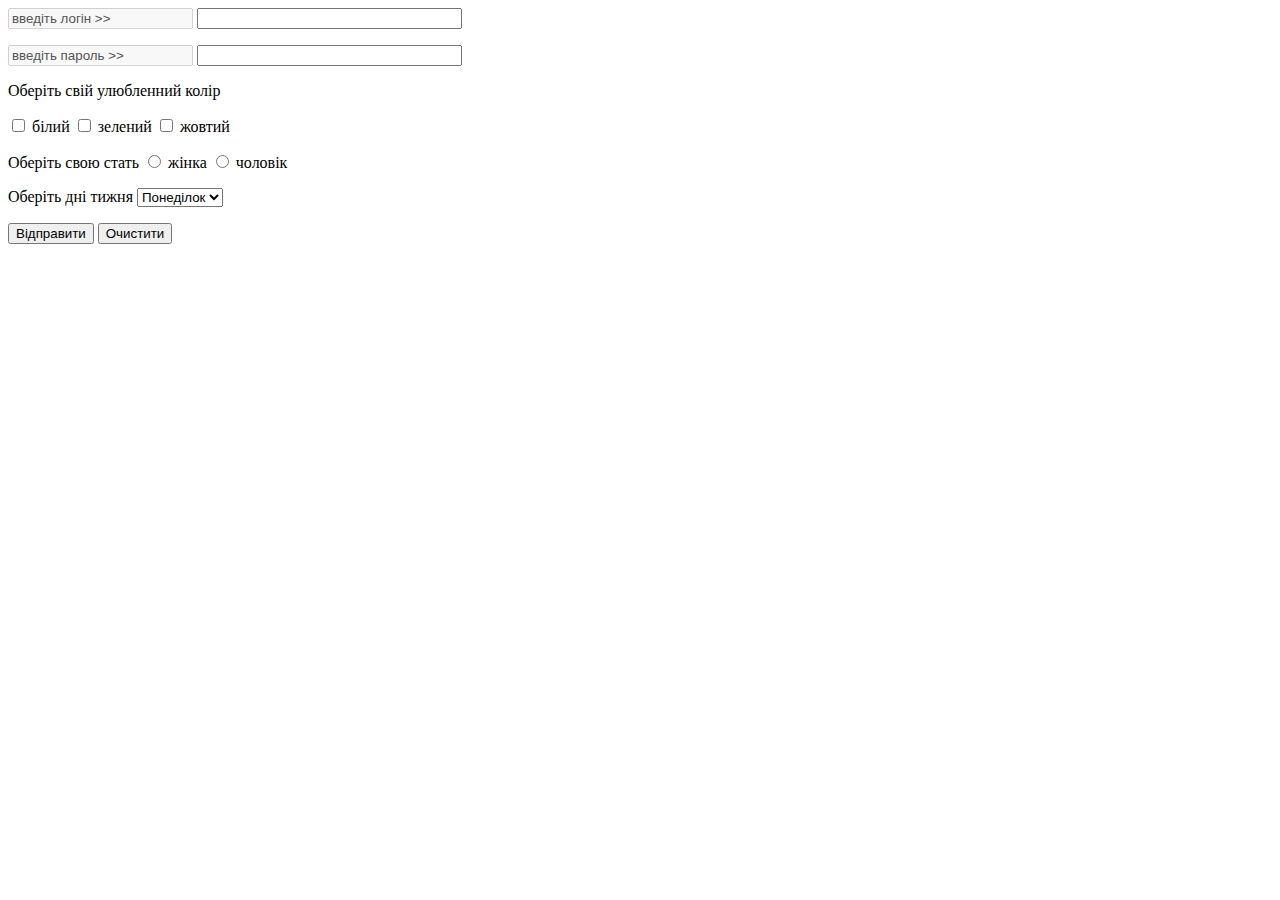
<file: form/index.html>
<!DOCTYPE html>
<html lang="en">
<head>
    <meta charset="UTF-8">
    <meta http-equiv="X-UA-Compatible" content="IE=edge">
    <meta name="viewport" content="width=device-width, initial-scale=1.0">
    <title>Form</title>
</head>
<body>
    <form>
        <input type="text" size="20" maxlength="20" value="введіть логін >>" disabled>
         <input type="text" size="30" maxlength="30" > 
        <p>  
           <input type="text" size="20" maxlength="20" value="введіть пароль >>" disabled>
           <input type="password" size="30" maxlength="30" > 
        </p>
        <p>
            Оберіть свій улюбленний колір
        </p>
        <p>
            <input type="checkbox"> білий
            <input type="checkbox"> зелений
            <input type="checkbox"> жовтий
        </p>
        <p>
            Оберіть свою стать 
            <input type="radio" name="lan"> жінка
            <input type="radio" name="lan"> чоловік
        </p>
        <p> 
            Оберіть дні тижня
            <select>
                <option>Понеділок</option>
                <option>Вівторок</option>
                <option>Середа</option>
                <option>Четвер</option>
                <option>П'ятниця</option>
                <option>Суббота</option>
                <option>Неділя</option>
            </select>
        </p>
        <p>
            <input type="submit" value="Відправити">
            <input type="reset" value="Очистити">
        </p>
    </form>
</body>
</html>
</file>
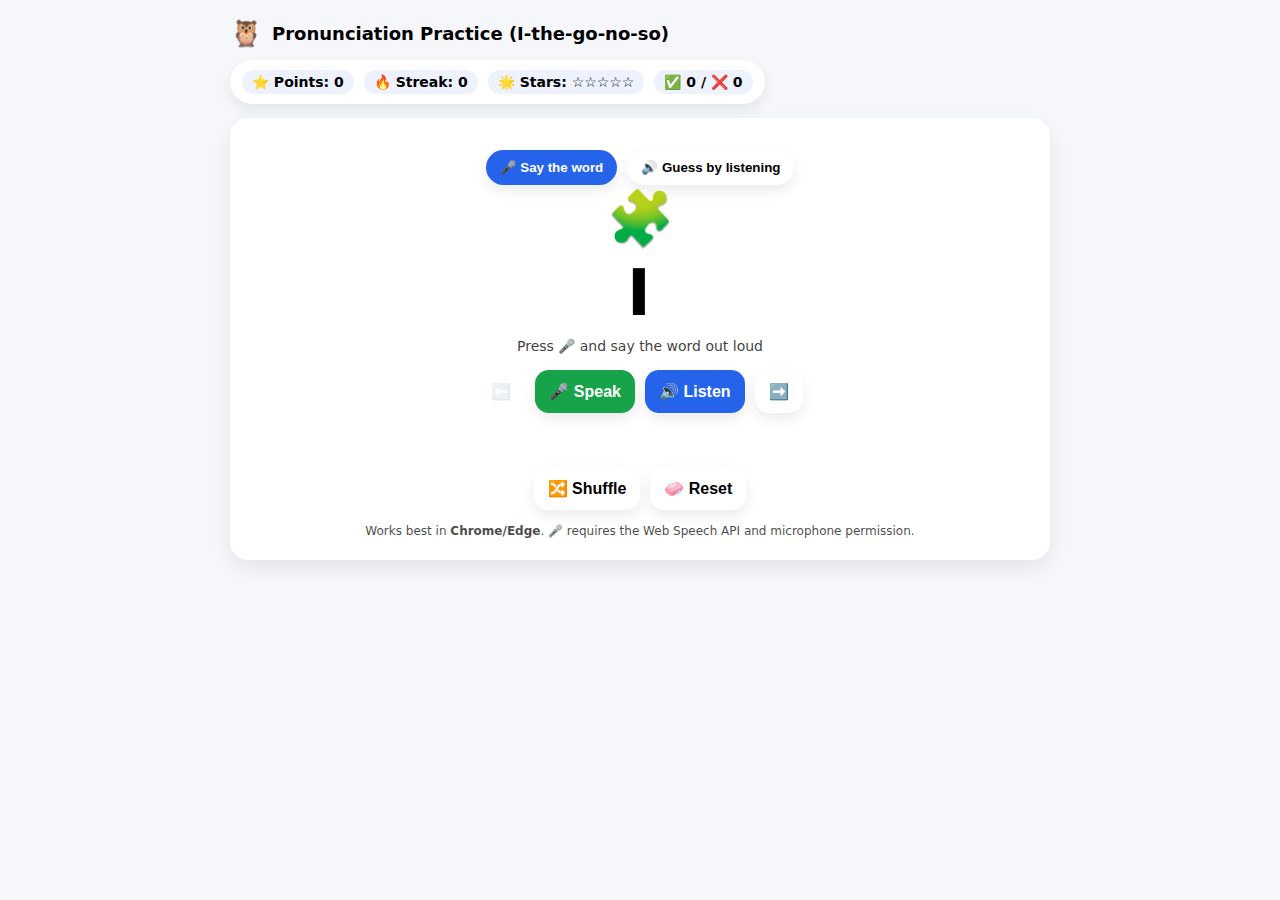
<file: I-the-go-no-so.html>
<!doctype html>
<html lang="en">
<head>
  <meta charset="utf-8" />
  <meta name="viewport" content="width=device-width, initial-scale=1" />
  <title>Duolingo-style Words (I the go no so)</title>
  <style>
    :root { font-family: system-ui, -apple-system, Segoe UI, Roboto, Arial, sans-serif; }
    body { margin: 0; background: #f6f7fb; }
    .app { max-width: 820px; margin: 0 auto; padding: 18px; }
    .top {
      display: flex; justify-content: space-between; align-items: center; gap: 12px; flex-wrap: wrap;
    }
    .title { display:flex; align-items:center; gap:10px; }
    .title h1 { font-size: 18px; margin: 0; }
    .badge {
      background: white; padding: 10px 12px; border-radius: 999px;
      box-shadow: 0 6px 14px rgba(0,0,0,.08);
      display: inline-flex; align-items: center; gap: 10px; flex-wrap: wrap;
      font-size: 14px;
    }
    .pill { background:#eef2ff; padding: 4px 10px; border-radius: 999px; font-weight: 700; }
    .card {
      margin-top: 14px;
      background: white;
      border-radius: 18px;
      padding: 22px 16px;
      box-shadow: 0 8px 20px rgba(0,0,0,.08);
      text-align: center;
    }
    .modeRow { display:flex; justify-content:center; gap:10px; flex-wrap:wrap; margin-top:10px; }
    .modeBtn {
      border:0; border-radius: 999px; padding: 10px 14px; cursor:pointer;
      box-shadow: 0 6px 14px rgba(0,0,0,.08);
      background: #ffffff; font-weight: 800;
    }
    .modeBtn.active { background:#2563eb; color:#fff; }
    .bigEmoji { font-size: 54px; margin-top: 2px; }
    .word { font-size: 64px; font-weight: 900; letter-spacing: 2px; margin-top: 6px; }
    .hint { margin-top: 8px; font-size: 14px; opacity: .75; }
    .row { display: flex; gap: 10px; flex-wrap: wrap; justify-content: center; margin-top: 16px; }
    button.action {
      border: 0; border-radius: 14px; padding: 12px 14px;
      font-size: 16px; font-weight: 800; cursor: pointer;
      box-shadow: 0 6px 14px rgba(0,0,0,.08);
      background: #ffffff;
    }
    button.primary { background: #16a34a; color: white; }
    button.blue { background: #2563eb; color: white; }
    button:disabled { opacity: .55; cursor: not-allowed; box-shadow: none; }
    .status { margin-top: 12px; font-size: 18px; font-weight: 900; min-height: 28px; }
    .small { font-size: 13px; opacity: .8; margin-top: 6px; }
    .choices {
      display: grid;
      grid-template-columns: repeat(3, minmax(0, 1fr));
      gap: 10px;
      margin-top: 16px;
    }
    @media (max-width: 560px) {
      .choices { grid-template-columns: 1fr; }
    }
    .choice {
      border: 0; border-radius: 16px; padding: 14px 12px;
      box-shadow: 0 6px 14px rgba(0,0,0,.08);
      background: #fff;
      cursor: pointer;
      font-size: 22px;
      font-weight: 900;
      letter-spacing: 1px;
    }
    .choice.good { background:#16a34a; color:#fff; }
    .choice.bad { background:#dc2626; color:#fff; }
    .footer { margin-top: 14px; text-align:center; font-size: 12px; opacity: .7; }
    .stars { font-size: 18px; letter-spacing: 2px; }
    .shake { animation: shake .28s linear 1; }
    @keyframes shake {
      0% { transform: translateX(0); }
      25% { transform: translateX(-6px); }
      50% { transform: translateX(6px); }
      75% { transform: translateX(-4px); }
      100% { transform: translateX(0); }
    }
  </style>
</head>
<body>
  <div class="app">
    <div class="top">
      <div class="title">
        <div style="font-size:26px;">🦉</div>
        <h1>Pronunciation Practice (I-the-go-no-so)</h1>
      </div>

      <div class="badge">
        <span class="pill">⭐ Points: <span id="points">0</span></span>
        <span class="pill">🔥 Streak: <span id="streak">0</span></span>
        <span class="pill">🌟 Stars: <span id="stars">☆☆☆☆☆</span></span>
        <span class="pill">✅ <span id="correct">0</span> / ❌ <span id="wrong">0</span></span>
      </div>
    </div>

    <div class="card" id="card">
      <div class="modeRow">
        <button class="modeBtn active" id="modeSay">🎤 Say the word</button>
        <button class="modeBtn" id="modeGuess">🔊 Guess by listening</button>
      </div>

      <div class="bigEmoji" id="emoji">🧩</div>
      <div class="word" id="word">he</div>
      <div class="hint" id="hint">Press 🎤 and say the word out loud</div>

      <div class="row" id="sayControls">
        <button class="action" id="btnPrev">⬅️</button>
        <button class="action primary" id="btnSpeak">🎤 Speak</button>
        <button class="action blue" id="btnPlay">🔊 Listen</button>
        <button class="action" id="btnNext">➡️</button>
      </div>

      <div id="guessControls" style="display:none; margin-top: 10px;">
        <div class="row">
          <button class="action blue" id="btnListen">🔊 Listen</button>
          <button class="action" id="btnNewRound">🎲 New round</button>
        </div>
        <div class="choices" id="choices"></div>
      </div>

      <div class="status" id="status"></div>
      <div class="small" id="heard"></div>

      <div class="row" style="margin-top:14px;">
        <button class="action" id="btnShuffle">🔀 Shuffle</button>
        <button class="action" id="btnReset">🧼 Reset</button>
      </div>

      <div class="footer">
        Works best in <b>Chrome/Edge</b>. 🎤 requires the Web Speech API and microphone permission.
      </div>
    </div>
  </div>

  <script>
    // ====== Data ======
    const WORDS = ["I", "the", "go", "no", "so"];

    // Fun “pictures” (emoji) — feel free to add more
    const EMOJI = {
      he:"👦", she:"👧", me:"🙋", be:"✨", we:"🧑‍🤝‍🧑",
      what:"❓", was:"⏳", her:"🎀", his:"🧢", is:"✅"
    };

    // ====== UI ======
    const elCard = document.getElementById("card");
    const elWord = document.getElementById("word");
    const elEmoji = document.getElementById("emoji");
    const elHint = document.getElementById("hint");
    const elStatus = document.getElementById("status");
    const elHeard = document.getElementById("heard");

    const elPoints = document.getElementById("points");
    const elStreak = document.getElementById("streak");
    const elStars = document.getElementById("stars");
    const elCorrect = document.getElementById("correct");
    const elWrong = document.getElementById("wrong");

    const modeSayBtn = document.getElementById("modeSay");
    const modeGuessBtn = document.getElementById("modeGuess");

    const sayControls = document.getElementById("sayControls");
    const guessControls = document.getElementById("guessControls");

    const btnPrev = document.getElementById("btnPrev");
    const btnNext = document.getElementById("btnNext");
    const btnSpeak = document.getElementById("btnSpeak");
    const btnPlay = document.getElementById("btnPlay");
    const btnShuffle = document.getElementById("btnShuffle");
    const btnReset = document.getElementById("btnReset");

    const btnListen = document.getElementById("btnListen");
    const btnNewRound = document.getElementById("btnNewRound");
    const elChoices = document.getElementById("choices");

    // ====== Points / stars ======
    let points = 0;
    let streak = 0;
    let correct = 0;
    let wrong = 0;

    // 5 stars: every 3 correct answers in a row gives a star (simplified)
    let starLevel = 0; // 0..5

    function updateScoreboard() {
      elPoints.textContent = points;
      elStreak.textContent = streak;
      elCorrect.textContent = correct;
      elWrong.textContent = wrong;
      elStars.textContent = "★".repeat(starLevel) + "☆".repeat(5 - starLevel);
    }

    function celebrateGood() {
      elStatus.textContent = ["✅ Great!","🌟 Well done!","🎉 Awesome!","🦉 Hooray!"][Math.floor(Math.random()*4)];
    }

    function celebrateBad() {
      elStatus.textContent = ["❌ Almost!","🙂 Try again!","🧠 Think!","🙈 Not this one!"][Math.floor(Math.random()*4)];
      elCard.classList.remove("shake");
      void elCard.offsetWidth; // restart animation
      elCard.classList.add("shake");
    }

    function addGoodScore() {
      points += 10;
      streak += 1;
      correct += 1;

      // Каждые 3 успешных подряд — +1 звезда, максимум 5
      if (streak % 3 === 0 && starLevel < 5) starLevel += 1;

      updateScoreboard();
    }

    function addBadScore() {
      points = Math.max(0, points - 2);
      streak = 0;
      wrong += 1;
      updateScoreboard();
    }

    // ====== Word navigation (for “Say the word” mode) ======
    let words = [...WORDS];
    let index = 0;

    function setCardWord(w) {
      elWord.textContent = w;
      elEmoji.textContent = EMOJI[w] || "🧩";
    }

    function updateNavButtons() {
      btnPrev.disabled = index <= 0;
      btnNext.disabled = index >= words.length - 1;
    }

    function setSayModeCard() {
      const w = words[index];
      setCardWord(w);
      elHint.textContent = "Press 🎤 and say the word out loud";
      elStatus.textContent = "";
      elHeard.textContent = "";
      updateNavButtons();
    }

    function goNext() { if (index < words.length - 1) { index++; setSayModeCard(); } }
    function goPrev() { if (index > 0) { index--; setSayModeCard(); } }

    function shuffleWords() {
      for (let i = words.length - 1; i > 0; i--) {
        const j = Math.floor(Math.random() * (i + 1));
        [words[i], words[j]] = [words[j], words[i]];
      }
      index = 0;
      setSayModeCard();
    }

    // ====== Speech synthesis ======
function speakWord(text) {
  const voices = speechSynthesis.getVoices();

  const britishVoice = voices.find(v =>
    v.lang === "en-GB" && /female|kate|serena|daniel/i.test(v.name)
  );

  const u = new SpeechSynthesisUtterance(text);
  u.lang = "en-GB";
  if (britishVoice) u.voice = britishVoice;
  u.rate = 0.85;
  u.pitch = 1.05;

  speechSynthesis.speak(u);
}


    // ====== Speech recognition ======
    const SpeechRecognition = window.SpeechRecognition || window.webkitSpeechRecognition;
    let recognition = null;
    if (SpeechRecognition) {
      recognition = new SpeechRecognition();
      recognition.lang = "en-US";
      recognition.interimResults = false;
      recognition.maxAlternatives = 3;
    }

    function normalize(s) {
      return (s || "")
        .toLowerCase().trim()
        .replace(/[^\w\s']/g, "")
        .replace(/\s+/g, " ");
    }

    function startListening() {
      const target = words[index];
      if (!recognition) {
        elStatus.textContent = "❌ Speech recognition is not supported";
        elHeard.textContent = "Try Chrome/Edge (desktop/Android).";
        return;
      }

      elStatus.textContent = "🎧 Listening...";
      elHeard.textContent = "";
      btnSpeak.disabled = true;

      recognition.onresult = (event) => {
        const alts = [];
        for (let i = 0; i < event.results[0].length; i++) {
          alts.push(event.results[0][i].transcript);
        }

        const heardRaw = alts[0] || "";
        elHeard.innerHTML = `I heard: <span style="font-weight:900">"${heardRaw}"</span>`;

        const expected = normalize(target);
        const ok = alts.map(a => normalize(a)).some(a => a === expected);

        if (ok) {
          celebrateGood();
          addGoodScore();
          btnSpeak.disabled = false;
          setTimeout(() => goNext(), 650);
        } else {
          celebrateBad();
          addBadScore();
          btnSpeak.disabled = false;
        }
      };

      recognition.onerror = (e) => {
        elStatus.textContent = "⚠️ Could not access the microphone";
        elHeard.textContent = `Error: ${e.error || "unknown"}`;
        btnSpeak.disabled = false;
      };

      recognition.onend = () => { btnSpeak.disabled = false; };

      try { recognition.start(); } catch (e) { btnSpeak.disabled = false; }
    }

    // ====== “Guess by listening” mode ======
    let mode = "say"; // "say" | "guess"
    let currentAnswer = null;
    let currentChoices = [];

    function randInt(n) { return Math.floor(Math.random() * n); }

    function pickDistinctWords(count, mustInclude) {
      const set = new Set([mustInclude]);
      while (set.size < count) set.add(WORDS[randInt(WORDS.length)]);
      return [...set];
    }

    function renderChoices() {
      elChoices.innerHTML = "";
      currentChoices.forEach(w => {
        const b = document.createElement("button");
        b.className = "choice";
        b.textContent = w;
        b.addEventListener("click", () => onChoose(w, b));
        elChoices.appendChild(b);
      });
    }

    function newGuessRound() {
      elStatus.textContent = "";
      elHeard.textContent = "";
      currentAnswer = WORDS[randInt(WORDS.length)];
      currentChoices = pickDistinctWords(3, currentAnswer).sort(() => Math.random() - 0.5);

      setCardWord("???");
      elEmoji.textContent = "👂";
      elHint.textContent = "Press 🔊, listen, and choose the correct word";
      renderChoices();
      speakWord(currentAnswer);
    }

    function onChoose(w, buttonEl) {
      const buttons = [...elChoices.querySelectorAll("button")];
      buttons.forEach(b => b.disabled = true);

      if (w === currentAnswer) {
        buttonEl.classList.add("good");
        celebrateGood();
        addGoodScore();
        setTimeout(() => newGuessRound(), 700);
      } else {
        buttonEl.classList.add("bad");
        celebrateBad();
        addBadScore();

        // highlight the correct one
        const rightBtn = buttons.find(b => b.textContent === currentAnswer);
        if (rightBtn) rightBtn.classList.add("good");
        setTimeout(() => newGuessRound(), 900);
      }
    }

    // ====== Mode switching ======
    function setMode(newMode) {
      mode = newMode;
      elStatus.textContent = "";
      elHeard.textContent = "";

      if (mode === "say") {
        modeSayBtn.classList.add("active");
        modeGuessBtn.classList.remove("active");
        sayControls.style.display = "";
        guessControls.style.display = "none";
        setSayModeCard();
      } else {
        modeGuessBtn.classList.add("active");
        modeSayBtn.classList.remove("active");
        sayControls.style.display = "none";
        guessControls.style.display = "";
        newGuessRound();
      }
    }

    // ====== Reset ======
    function resetAll() {
      points = 0; streak = 0; correct = 0; wrong = 0; starLevel = 0;
      updateScoreboard();
      words = [...WORDS];
      index = 0;
      setMode(mode); // re-render the current mode
    }

    // ====== Events ======
    modeSayBtn.addEventListener("click", () => setMode("say"));
    modeGuessBtn.addEventListener("click", () => setMode("guess"));

    btnPrev.addEventListener("click", goPrev);
    btnNext.addEventListener("click", goNext);
    btnSpeak.addEventListener("click", startListening);
    btnPlay.addEventListener("click", () => speakWord(words[index]));
    btnShuffle.addEventListener("click", shuffleWords);
    btnReset.addEventListener("click", resetAll);

    btnListen.addEventListener("click", () => {
      if (mode === "guess" && currentAnswer) speakWord(currentAnswer);
    });
    btnNewRound.addEventListener("click", () => {
      if (mode === "guess") newGuessRound();
    });

    // Keyboard shortcuts (handy on desktop)
    window.addEventListener("keydown", (e) => {
      if (mode !== "say") return;
      if (e.key === "ArrowRight") goNext();
      if (e.key === "ArrowLeft") goPrev();
      if (e.key === " ") { e.preventDefault(); startListening(); }
    });

    // ====== Start ======
    updateScoreboard();
    setMode("say");
  </script>
</body>
</html>
</file>
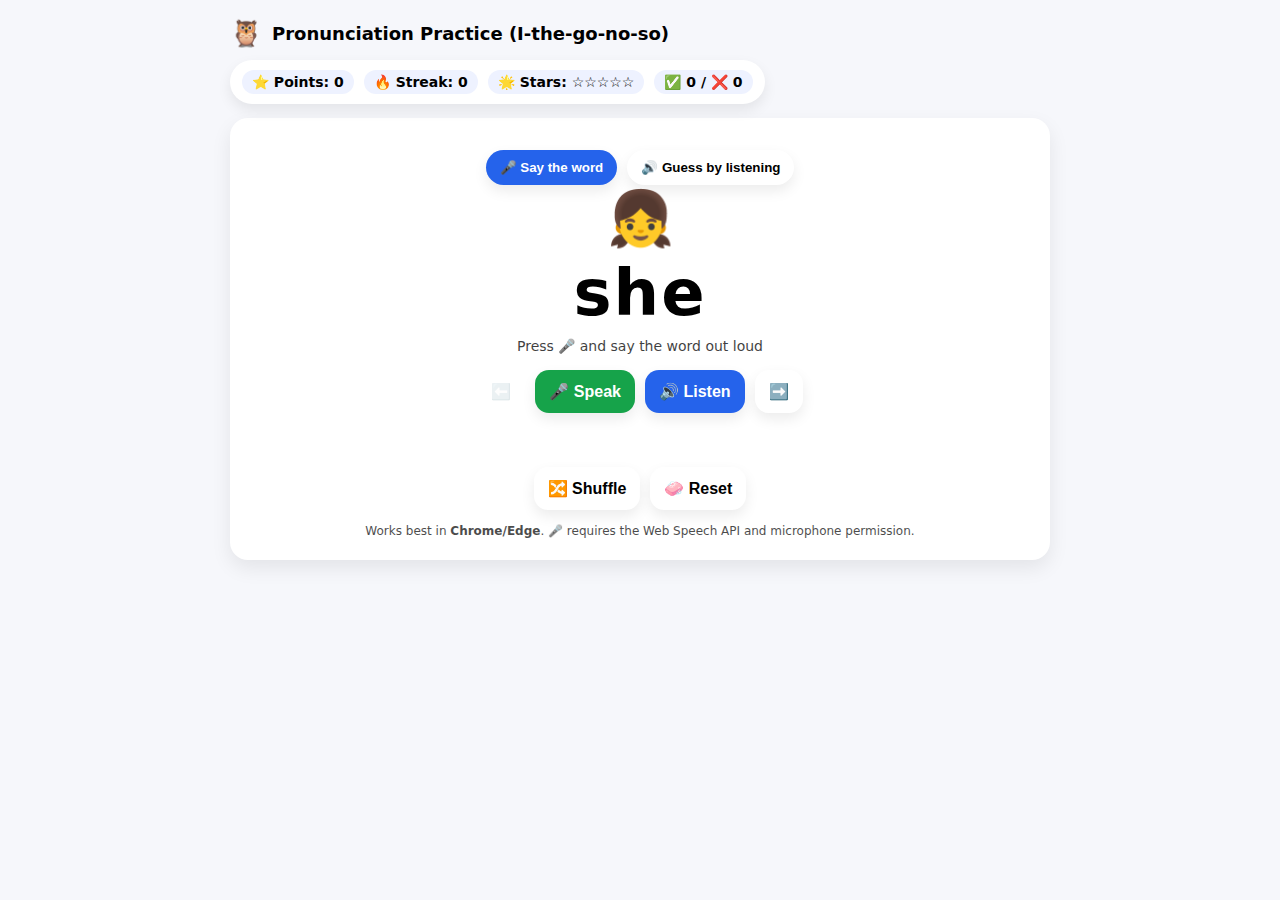
<file: she-what-was-me-his.html>
<!doctype html>
<html lang="en">
<head>
  <meta charset="utf-8" />
  <meta name="viewport" content="width=device-width, initial-scale=1" />
  <title>Duolingo-style Words (I the go no so)</title>
  <style>
    :root { font-family: system-ui, -apple-system, Segoe UI, Roboto, Arial, sans-serif; }
    body { margin: 0; background: #f6f7fb; }
    .app { max-width: 820px; margin: 0 auto; padding: 18px; }
    .top {
      display: flex; justify-content: space-between; align-items: center; gap: 12px; flex-wrap: wrap;
    }
    .title { display:flex; align-items:center; gap:10px; }
    .title h1 { font-size: 18px; margin: 0; }
    .badge {
      background: white; padding: 10px 12px; border-radius: 999px;
      box-shadow: 0 6px 14px rgba(0,0,0,.08);
      display: inline-flex; align-items: center; gap: 10px; flex-wrap: wrap;
      font-size: 14px;
    }
    .pill { background:#eef2ff; padding: 4px 10px; border-radius: 999px; font-weight: 700; }
    .card {
      margin-top: 14px;
      background: white;
      border-radius: 18px;
      padding: 22px 16px;
      box-shadow: 0 8px 20px rgba(0,0,0,.08);
      text-align: center;
    }
    .modeRow { display:flex; justify-content:center; gap:10px; flex-wrap:wrap; margin-top:10px; }
    .modeBtn {
      border:0; border-radius: 999px; padding: 10px 14px; cursor:pointer;
      box-shadow: 0 6px 14px rgba(0,0,0,.08);
      background: #ffffff; font-weight: 800;
    }
    .modeBtn.active { background:#2563eb; color:#fff; }
    .bigEmoji { font-size: 54px; margin-top: 2px; }
    .word { font-size: 64px; font-weight: 900; letter-spacing: 2px; margin-top: 6px; }
    .hint { margin-top: 8px; font-size: 14px; opacity: .75; }
    .row { display: flex; gap: 10px; flex-wrap: wrap; justify-content: center; margin-top: 16px; }
    button.action {
      border: 0; border-radius: 14px; padding: 12px 14px;
      font-size: 16px; font-weight: 800; cursor: pointer;
      box-shadow: 0 6px 14px rgba(0,0,0,.08);
      background: #ffffff;
    }
    button.primary { background: #16a34a; color: white; }
    button.blue { background: #2563eb; color: white; }
    button:disabled { opacity: .55; cursor: not-allowed; box-shadow: none; }
    .status { margin-top: 12px; font-size: 18px; font-weight: 900; min-height: 28px; }
    .small { font-size: 13px; opacity: .8; margin-top: 6px; }
    .choices {
      display: grid;
      grid-template-columns: repeat(3, minmax(0, 1fr));
      gap: 10px;
      margin-top: 16px;
    }
    @media (max-width: 560px) {
      .choices { grid-template-columns: 1fr; }
    }
    .choice {
      border: 0; border-radius: 16px; padding: 14px 12px;
      box-shadow: 0 6px 14px rgba(0,0,0,.08);
      background: #fff;
      cursor: pointer;
      font-size: 22px;
      font-weight: 900;
      letter-spacing: 1px;
    }
    .choice.good { background:#16a34a; color:#fff; }
    .choice.bad { background:#dc2626; color:#fff; }
    .footer { margin-top: 14px; text-align:center; font-size: 12px; opacity: .7; }
    .stars { font-size: 18px; letter-spacing: 2px; }
    .shake { animation: shake .28s linear 1; }
    @keyframes shake {
      0% { transform: translateX(0); }
      25% { transform: translateX(-6px); }
      50% { transform: translateX(6px); }
      75% { transform: translateX(-4px); }
      100% { transform: translateX(0); }
    }
  </style>
</head>
<body>
  <div class="app">
    <div class="top">
      <div class="title">
        <div style="font-size:26px;">🦉</div>
        <h1>Pronunciation Practice (I-the-go-no-so)</h1>
      </div>

      <div class="badge">
        <span class="pill">⭐ Points: <span id="points">0</span></span>
        <span class="pill">🔥 Streak: <span id="streak">0</span></span>
        <span class="pill">🌟 Stars: <span id="stars">☆☆☆☆☆</span></span>
        <span class="pill">✅ <span id="correct">0</span> / ❌ <span id="wrong">0</span></span>
      </div>
    </div>

    <div class="card" id="card">
      <div class="modeRow">
        <button class="modeBtn active" id="modeSay">🎤 Say the word</button>
        <button class="modeBtn" id="modeGuess">🔊 Guess by listening</button>
      </div>

      <div class="bigEmoji" id="emoji">🧩</div>
      <div class="word" id="word">he</div>
      <div class="hint" id="hint">Press 🎤 and say the word out loud</div>

      <div class="row" id="sayControls">
        <button class="action" id="btnPrev">⬅️</button>
        <button class="action primary" id="btnSpeak">🎤 Speak</button>
        <button class="action blue" id="btnPlay">🔊 Listen</button>
        <button class="action" id="btnNext">➡️</button>
      </div>

      <div id="guessControls" style="display:none; margin-top: 10px;">
        <div class="row">
          <button class="action blue" id="btnListen">🔊 Listen</button>
          <button class="action" id="btnNewRound">🎲 New round</button>
        </div>
        <div class="choices" id="choices"></div>
      </div>

      <div class="status" id="status"></div>
      <div class="small" id="heard"></div>

      <div class="row" style="margin-top:14px;">
        <button class="action" id="btnShuffle">🔀 Shuffle</button>
        <button class="action" id="btnReset">🧼 Reset</button>
      </div>

      <div class="footer">
        Works best in <b>Chrome/Edge</b>. 🎤 requires the Web Speech API and microphone permission.
      </div>
    </div>
  </div>

  <script>
    // ====== Data ======
    const WORDS = ["she", "what", "was", "me", "his"];

    // Fun “pictures” (emoji) — feel free to add more
    const EMOJI = {
      he:"👦", she:"👧", me:"🙋", be:"✨", we:"🧑‍🤝‍🧑",
      what:"❓", was:"⏳", her:"🎀", his:"🧢", is:"✅"
    };

    // ====== UI ======
    const elCard = document.getElementById("card");
    const elWord = document.getElementById("word");
    const elEmoji = document.getElementById("emoji");
    const elHint = document.getElementById("hint");
    const elStatus = document.getElementById("status");
    const elHeard = document.getElementById("heard");

    const elPoints = document.getElementById("points");
    const elStreak = document.getElementById("streak");
    const elStars = document.getElementById("stars");
    const elCorrect = document.getElementById("correct");
    const elWrong = document.getElementById("wrong");

    const modeSayBtn = document.getElementById("modeSay");
    const modeGuessBtn = document.getElementById("modeGuess");

    const sayControls = document.getElementById("sayControls");
    const guessControls = document.getElementById("guessControls");

    const btnPrev = document.getElementById("btnPrev");
    const btnNext = document.getElementById("btnNext");
    const btnSpeak = document.getElementById("btnSpeak");
    const btnPlay = document.getElementById("btnPlay");
    const btnShuffle = document.getElementById("btnShuffle");
    const btnReset = document.getElementById("btnReset");

    const btnListen = document.getElementById("btnListen");
    const btnNewRound = document.getElementById("btnNewRound");
    const elChoices = document.getElementById("choices");

    // ====== Points / stars ======
    let points = 0;
    let streak = 0;
    let correct = 0;
    let wrong = 0;

    // 5 stars: every 3 correct answers in a row gives a star (simplified)
    let starLevel = 0; // 0..5

    function updateScoreboard() {
      elPoints.textContent = points;
      elStreak.textContent = streak;
      elCorrect.textContent = correct;
      elWrong.textContent = wrong;
      elStars.textContent = "★".repeat(starLevel) + "☆".repeat(5 - starLevel);
    }

    function celebrateGood() {
      elStatus.textContent = ["✅ Great!","🌟 Well done!","🎉 Awesome!","🦉 Hooray!"][Math.floor(Math.random()*4)];
    }

    function celebrateBad() {
      elStatus.textContent = ["❌ Almost!","🙂 Try again!","🧠 Think!","🙈 Not this one!"][Math.floor(Math.random()*4)];
      elCard.classList.remove("shake");
      void elCard.offsetWidth; // restart animation
      elCard.classList.add("shake");
    }

    function addGoodScore() {
      points += 10;
      streak += 1;
      correct += 1;

      // Каждые 3 успешных подряд — +1 звезда, максимум 5
      if (streak % 3 === 0 && starLevel < 5) starLevel += 1;

      updateScoreboard();
    }

    function addBadScore() {
      points = Math.max(0, points - 2);
      streak = 0;
      wrong += 1;
      updateScoreboard();
    }

    // ====== Word navigation (for “Say the word” mode) ======
    let words = [...WORDS];
    let index = 0;

    function setCardWord(w) {
      elWord.textContent = w;
      elEmoji.textContent = EMOJI[w] || "🧩";
    }

    function updateNavButtons() {
      btnPrev.disabled = index <= 0;
      btnNext.disabled = index >= words.length - 1;
    }

    function setSayModeCard() {
      const w = words[index];
      setCardWord(w);
      elHint.textContent = "Press 🎤 and say the word out loud";
      elStatus.textContent = "";
      elHeard.textContent = "";
      updateNavButtons();
    }

    function goNext() { if (index < words.length - 1) { index++; setSayModeCard(); } }
    function goPrev() { if (index > 0) { index--; setSayModeCard(); } }

    function shuffleWords() {
      for (let i = words.length - 1; i > 0; i--) {
        const j = Math.floor(Math.random() * (i + 1));
        [words[i], words[j]] = [words[j], words[i]];
      }
      index = 0;
      setSayModeCard();
    }

    // ====== Speech synthesis ======
function speakWord(text) {
  const voices = speechSynthesis.getVoices();

  const britishVoice = voices.find(v =>
    v.lang === "en-GB" && /female|kate|serena|daniel/i.test(v.name)
  );

  const u = new SpeechSynthesisUtterance(text);
  u.lang = "en-GB";
  if (britishVoice) u.voice = britishVoice;
  u.rate = 0.85;
  u.pitch = 1.05;

  speechSynthesis.speak(u);
}


    // ====== Speech recognition ======
    const SpeechRecognition = window.SpeechRecognition || window.webkitSpeechRecognition;
    let recognition = null;
    if (SpeechRecognition) {
      recognition = new SpeechRecognition();
      recognition.lang = "en-US";
      recognition.interimResults = false;
      recognition.maxAlternatives = 3;
    }

    function normalize(s) {
      return (s || "")
        .toLowerCase().trim()
        .replace(/[^\w\s']/g, "")
        .replace(/\s+/g, " ");
    }

    function startListening() {
      const target = words[index];
      if (!recognition) {
        elStatus.textContent = "❌ Speech recognition is not supported";
        elHeard.textContent = "Try Chrome/Edge (desktop/Android).";
        return;
      }

      elStatus.textContent = "🎧 Listening...";
      elHeard.textContent = "";
      btnSpeak.disabled = true;

      recognition.onresult = (event) => {
        const alts = [];
        for (let i = 0; i < event.results[0].length; i++) {
          alts.push(event.results[0][i].transcript);
        }

        const heardRaw = alts[0] || "";
        elHeard.innerHTML = `I heard: <span style="font-weight:900">"${heardRaw}"</span>`;

        const expected = normalize(target);
        const ok = alts.map(a => normalize(a)).some(a => a === expected);

        if (ok) {
          celebrateGood();
          addGoodScore();
          btnSpeak.disabled = false;
          setTimeout(() => goNext(), 650);
        } else {
          celebrateBad();
          addBadScore();
          btnSpeak.disabled = false;
        }
      };

      recognition.onerror = (e) => {
        elStatus.textContent = "⚠️ Could not access the microphone";
        elHeard.textContent = `Error: ${e.error || "unknown"}`;
        btnSpeak.disabled = false;
      };

      recognition.onend = () => { btnSpeak.disabled = false; };

      try { recognition.start(); } catch (e) { btnSpeak.disabled = false; }
    }

    // ====== “Guess by listening” mode ======
    let mode = "say"; // "say" | "guess"
    let currentAnswer = null;
    let currentChoices = [];

    function randInt(n) { return Math.floor(Math.random() * n); }

    function pickDistinctWords(count, mustInclude) {
      const set = new Set([mustInclude]);
      while (set.size < count) set.add(WORDS[randInt(WORDS.length)]);
      return [...set];
    }

    function renderChoices() {
      elChoices.innerHTML = "";
      currentChoices.forEach(w => {
        const b = document.createElement("button");
        b.className = "choice";
        b.textContent = w;
        b.addEventListener("click", () => onChoose(w, b));
        elChoices.appendChild(b);
      });
    }

    function newGuessRound() {
      elStatus.textContent = "";
      elHeard.textContent = "";
      currentAnswer = WORDS[randInt(WORDS.length)];
      currentChoices = pickDistinctWords(3, currentAnswer).sort(() => Math.random() - 0.5);

      setCardWord("???");
      elEmoji.textContent = "👂";
      elHint.textContent = "Press 🔊, listen, and choose the correct word";
      renderChoices();
      speakWord(currentAnswer);
    }

    function onChoose(w, buttonEl) {
      const buttons = [...elChoices.querySelectorAll("button")];
      buttons.forEach(b => b.disabled = true);

      if (w === currentAnswer) {
        buttonEl.classList.add("good");
        celebrateGood();
        addGoodScore();
        setTimeout(() => newGuessRound(), 700);
      } else {
        buttonEl.classList.add("bad");
        celebrateBad();
        addBadScore();

        // highlight the correct one
        const rightBtn = buttons.find(b => b.textContent === currentAnswer);
        if (rightBtn) rightBtn.classList.add("good");
        setTimeout(() => newGuessRound(), 900);
      }
    }

    // ====== Mode switching ======
    function setMode(newMode) {
      mode = newMode;
      elStatus.textContent = "";
      elHeard.textContent = "";

      if (mode === "say") {
        modeSayBtn.classList.add("active");
        modeGuessBtn.classList.remove("active");
        sayControls.style.display = "";
        guessControls.style.display = "none";
        setSayModeCard();
      } else {
        modeGuessBtn.classList.add("active");
        modeSayBtn.classList.remove("active");
        sayControls.style.display = "none";
        guessControls.style.display = "";
        newGuessRound();
      }
    }

    // ====== Reset ======
    function resetAll() {
      points = 0; streak = 0; correct = 0; wrong = 0; starLevel = 0;
      updateScoreboard();
      words = [...WORDS];
      index = 0;
      setMode(mode); // re-render the current mode
    }

    // ====== Events ======
    modeSayBtn.addEventListener("click", () => setMode("say"));
    modeGuessBtn.addEventListener("click", () => setMode("guess"));

    btnPrev.addEventListener("click", goPrev);
    btnNext.addEventListener("click", goNext);
    btnSpeak.addEventListener("click", startListening);
    btnPlay.addEventListener("click", () => speakWord(words[index]));
    btnShuffle.addEventListener("click", shuffleWords);
    btnReset.addEventListener("click", resetAll);

    btnListen.addEventListener("click", () => {
      if (mode === "guess" && currentAnswer) speakWord(currentAnswer);
    });
    btnNewRound.addEventListener("click", () => {
      if (mode === "guess") newGuessRound();
    });

    // Keyboard shortcuts (handy on desktop)
    window.addEventListener("keydown", (e) => {
      if (mode !== "say") return;
      if (e.key === "ArrowRight") goNext();
      if (e.key === "ArrowLeft") goPrev();
      if (e.key === " ") { e.preventDefault(); startListening(); }
    });

    // ====== Start ======
    updateScoreboard();
    setMode("say");
  </script>
</body>
</html>
</file>
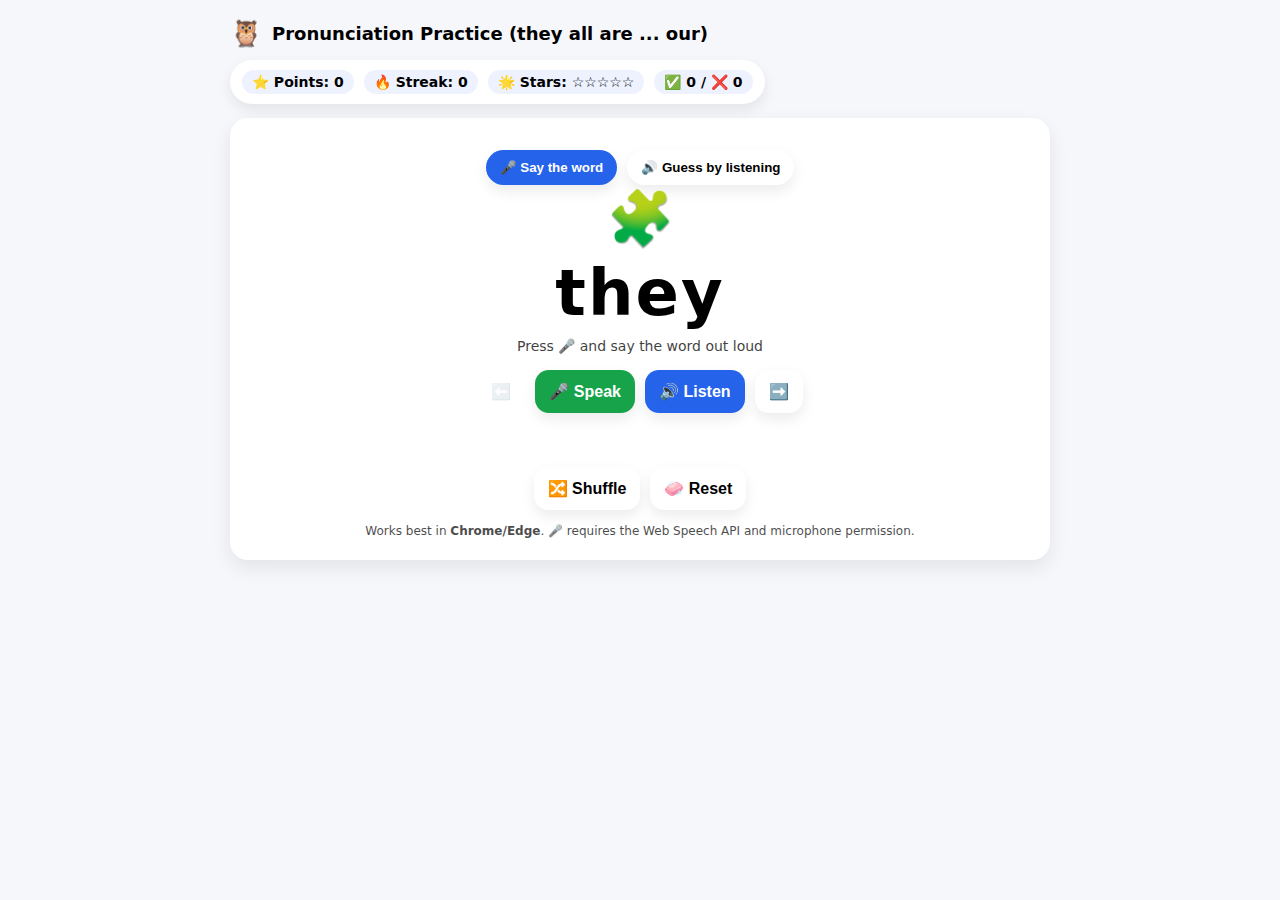
<file: they-all-are-our.html>
<!doctype html>
<html lang="en">
<head>
  <meta charset="utf-8" />
  <meta name="viewport" content="width=device-width, initial-scale=1" />
  <title>Duolingo-style Words (they all are ... our)</title>
  <style>
    :root { font-family: system-ui, -apple-system, Segoe UI, Roboto, Arial, sans-serif; }
    body { margin: 0; background: #f6f7fb; }
    .app { max-width: 820px; margin: 0 auto; padding: 18px; }
    .top {
      display: flex; justify-content: space-between; align-items: center; gap: 12px; flex-wrap: wrap;
    }
    .title { display:flex; align-items:center; gap:10px; }
    .title h1 { font-size: 18px; margin: 0; }
    .badge {
      background: white; padding: 10px 12px; border-radius: 999px;
      box-shadow: 0 6px 14px rgba(0,0,0,.08);
      display: inline-flex; align-items: center; gap: 10px; flex-wrap: wrap;
      font-size: 14px;
    }
    .pill { background:#eef2ff; padding: 4px 10px; border-radius: 999px; font-weight: 700; }
    .card {
      margin-top: 14px;
      background: white;
      border-radius: 18px;
      padding: 22px 16px;
      box-shadow: 0 8px 20px rgba(0,0,0,.08);
      text-align: center;
    }
    .modeRow { display:flex; justify-content:center; gap:10px; flex-wrap:wrap; margin-top:10px; }
    .modeBtn {
      border:0; border-radius: 999px; padding: 10px 14px; cursor:pointer;
      box-shadow: 0 6px 14px rgba(0,0,0,.08);
      background: #ffffff; font-weight: 800;
    }
    .modeBtn.active { background:#2563eb; color:#fff; }
    .bigEmoji { font-size: 54px; margin-top: 2px; }
    .word { font-size: 64px; font-weight: 900; letter-spacing: 2px; margin-top: 6px; }
    .hint { margin-top: 8px; font-size: 14px; opacity: .75; }
    .row { display: flex; gap: 10px; flex-wrap: wrap; justify-content: center; margin-top: 16px; }
    button.action {
      border: 0; border-radius: 14px; padding: 12px 14px;
      font-size: 16px; font-weight: 800; cursor: pointer;
      box-shadow: 0 6px 14px rgba(0,0,0,.08);
      background: #ffffff;
    }
    button.primary { background: #16a34a; color: white; }
    button.blue { background: #2563eb; color: white; }
    button:disabled { opacity: .55; cursor: not-allowed; box-shadow: none; }
    .status { margin-top: 12px; font-size: 18px; font-weight: 900; min-height: 28px; }
    .small { font-size: 13px; opacity: .8; margin-top: 6px; }
    .choices {
      display: grid;
      grid-template-columns: repeat(3, minmax(0, 1fr));
      gap: 10px;
      margin-top: 16px;
    }
    @media (max-width: 560px) {
      .choices { grid-template-columns: 1fr; }
    }
    .choice {
      border: 0; border-radius: 16px; padding: 14px 12px;
      box-shadow: 0 6px 14px rgba(0,0,0,.08);
      background: #fff;
      cursor: pointer;
      font-size: 22px;
      font-weight: 900;
      letter-spacing: 1px;
    }
    .choice.good { background:#16a34a; color:#fff; }
    .choice.bad { background:#dc2626; color:#fff; }
    .footer { margin-top: 14px; text-align:center; font-size: 12px; opacity: .7; }
    .stars { font-size: 18px; letter-spacing: 2px; }
    .shake { animation: shake .28s linear 1; }
    @keyframes shake {
      0% { transform: translateX(0); }
      25% { transform: translateX(-6px); }
      50% { transform: translateX(6px); }
      75% { transform: translateX(-4px); }
      100% { transform: translateX(0); }
    }
    .listening {
      background: #16a34a !important; color: white !important;
      animation: pulse 1s ease-in-out infinite;
    }
    @keyframes pulse {
      0%, 100% { opacity: 1; transform: scale(1); }
      50% { opacity: 0.85; transform: scale(1.06); }
    }
  </style>
</head>
<body>
  <div class="app">
    <div class="top">
      <div class="title">
        <div style="font-size:26px;">🦉</div>
        <h1>Pronunciation Practice (they all are ... our)</h1>
      </div>

      <div class="badge">
        <span class="pill">⭐ Points: <span id="points">0</span></span>
        <span class="pill">🔥 Streak: <span id="streak">0</span></span>
        <span class="pill">🌟 Stars: <span id="stars">☆☆☆☆☆</span></span>
        <span class="pill">✅ <span id="correct">0</span> / ❌ <span id="wrong">0</span></span>
      </div>
    </div>

    <div class="card" id="card">
      <div class="modeRow">
        <button class="modeBtn active" id="modeSay">🎤 Say the word</button>
        <button class="modeBtn" id="modeGuess">🔊 Guess by listening</button>
      </div>

      <div class="bigEmoji" id="emoji">🧩</div>
      <div class="word" id="word">he</div>
      <div class="hint" id="hint">Press 🎤 and say the word out loud</div>

      <div class="row" id="sayControls">
        <button class="action" id="btnPrev">⬅️</button>
        <button class="action primary" id="btnSpeak">🎤 Speak</button>
        <button class="action blue" id="btnPlay">🔊 Listen</button>
        <button class="action" id="btnNext">➡️</button>
      </div>

      <div id="guessControls" style="display:none; margin-top: 10px;">
        <div class="row">
          <button class="action blue" id="btnListen">🔊 Listen</button>
          <button class="action" id="btnNewRound">🎲 New round</button>
        </div>
        <div class="choices" id="choices"></div>
      </div>

      <div class="status" id="status"></div>
      <div class="small" id="heard"></div>

      <div class="row" style="margin-top:14px;">
        <button class="action" id="btnShuffle">🔀 Shuffle</button>
        <button class="action" id="btnReset">🧼 Reset</button>
      </div>

      <div class="footer">
        Works best in <b>Chrome/Edge</b>. 🎤 requires the Web Speech API and microphone permission.
      </div>
    </div>
  </div>

  <script>
    // ====== Data ======
    const WORDS = ["they", "all", "are", "my", "by", "have", "love", "you", "your", "our"];

    // Words that sound the same (or close enough) but are spelled differently
    const HOMOPHONES = {
      "are":  ["r", "ah", "ahh"],
      "our":  ["hour", "are", "r"],
      "by":   ["bye", "buy", "bi"],
      "you":  ["u", "ewe"],
      "your": ["you're", "youre", "yore"],
      "they": ["the"],
    };

    // Fun “pictures” (emoji) — feel free to add more
    const EMOJI = {
      he:"👦", she:"👧", me:"🙋", be:"✨", we:"🧑‍🤝‍🧑",
      what:"❓", was:"⏳", her:"🎀", his:"🧢", is:"✅"
    };

    // ====== UI ======
    const elCard = document.getElementById("card");
    const elWord = document.getElementById("word");
    const elEmoji = document.getElementById("emoji");
    const elHint = document.getElementById("hint");
    const elStatus = document.getElementById("status");
    const elHeard = document.getElementById("heard");

    const elPoints = document.getElementById("points");
    const elStreak = document.getElementById("streak");
    const elStars = document.getElementById("stars");
    const elCorrect = document.getElementById("correct");
    const elWrong = document.getElementById("wrong");

    const modeSayBtn = document.getElementById("modeSay");
    const modeGuessBtn = document.getElementById("modeGuess");

    const sayControls = document.getElementById("sayControls");
    const guessControls = document.getElementById("guessControls");

    const btnPrev = document.getElementById("btnPrev");
    const btnNext = document.getElementById("btnNext");
    const btnSpeak = document.getElementById("btnSpeak");
    const btnPlay = document.getElementById("btnPlay");
    const btnShuffle = document.getElementById("btnShuffle");
    const btnReset = document.getElementById("btnReset");

    const btnListen = document.getElementById("btnListen");
    const btnNewRound = document.getElementById("btnNewRound");
    const elChoices = document.getElementById("choices");

    // ====== Points / stars ======
    let points = 0;
    let streak = 0;
    let correct = 0;
    let wrong = 0;

    // 5 stars: every 3 correct answers in a row gives a star (simplified)
    let starLevel = 0; // 0..5

    function updateScoreboard() {
      elPoints.textContent = points;
      elStreak.textContent = streak;
      elCorrect.textContent = correct;
      elWrong.textContent = wrong;
      elStars.textContent = "★".repeat(starLevel) + "☆".repeat(5 - starLevel);
    }

    function celebrateGood() {
      elStatus.textContent = ["✅ Great!","🌟 Well done!","🎉 Awesome!","🦉 Hooray!"][Math.floor(Math.random()*4)];
    }

    function celebrateBad() {
      elStatus.textContent = ["❌ Almost!","🙂 Try again!","🧠 Think!","🙈 Not this one!"][Math.floor(Math.random()*4)];
      elCard.classList.remove("shake");
      void elCard.offsetWidth; // restart animation
      elCard.classList.add("shake");
    }

    function addGoodScore() {
      points += 10;
      streak += 1;
      correct += 1;

      // Каждые 3 успешных подряд — +1 звезда, максимум 5
      if (streak % 3 === 0 && starLevel < 5) starLevel += 1;

      updateScoreboard();
    }

    function addBadScore() {
      points = Math.max(0, points - 2);
      streak = 0;
      wrong += 1;
      updateScoreboard();
    }

    // ====== Word navigation (for “Say the word” mode) ======
    let words = [...WORDS];
    let index = 0;

    function setCardWord(w) {
      elWord.textContent = w;
      elEmoji.textContent = EMOJI[w] || "🧩";
    }

    function updateNavButtons() {
      btnPrev.disabled = index <= 0;
      btnNext.disabled = index >= words.length - 1;
    }

    function setSayModeCard() {
      stopListening();
      const w = words[index];
      setCardWord(w);
      elHint.textContent = "Press 🎤 and say the word out loud";
      elStatus.textContent = "";
      elHeard.textContent = "";
      updateNavButtons();
    }

    function goNext() { if (index < words.length - 1) { index++; setSayModeCard(); } }
    function goPrev() { if (index > 0) { index--; setSayModeCard(); } }

    function shuffleWords() {
      for (let i = words.length - 1; i > 0; i--) {
        const j = Math.floor(Math.random() * (i + 1));
        [words[i], words[j]] = [words[j], words[i]];
      }
      index = 0;
      setSayModeCard();
    }

    // ====== Speech synthesis ======
function speakWord(text) {
  const voices = speechSynthesis.getVoices();

  const britishVoice = voices.find(v =>
    v.lang === "en-GB" && /female|kate|serena|daniel/i.test(v.name)
  );

  const u = new SpeechSynthesisUtterance(text);
  u.lang = "en-GB";
  if (britishVoice) u.voice = britishVoice;
  u.rate = 0.85;
  u.pitch = 1.05;

  speechSynthesis.speak(u);
}


    // ====== Speech recognition ======
    const SpeechRecognition = window.SpeechRecognition || window.webkitSpeechRecognition;
    let recognition = null;
    let isListening = false;
    if (SpeechRecognition) {
      recognition = new SpeechRecognition();
      recognition.lang = "en-US";
      recognition.interimResults = true;
      recognition.maxAlternatives = 3;
      recognition.continuous = true;
    }

    function normalize(s) {
      return (s || "")
        .toLowerCase().trim()
        .replace(/[^\w\s']/g, "")
        .replace(/\s+/g, " ");
    }

    function stopListening() {
      if (!isListening) return;
      isListening = false;
      btnSpeak.textContent = "🎤 Speak";
      btnSpeak.classList.remove("listening");
      try { recognition.stop(); } catch(e) {}
    }

    function startListening() {
      if (isListening) { stopListening(); return; }

      const target = words[index];
      if (!recognition) {
        elStatus.textContent = "❌ Speech recognition is not supported";
        elHeard.textContent = "Try Chrome/Edge (desktop/Android).";
        return;
      }

      isListening = true;
      elStatus.textContent = "🎧 Listening…";
      elHeard.textContent = "";
      btnSpeak.textContent = "⏹️ Stop";
      btnSpeak.classList.add("listening");

      recognition.onresult = (event) => {
        for (let i = event.resultIndex; i < event.results.length; i++) {
          const result = event.results[i];
          const alts = Array.from({length: result.length}, (_, j) => result[j].transcript);
          const heardRaw = alts[0] || "";

          elHeard.innerHTML = `I heard: <span style="font-weight:900">"${heardRaw}"</span>`;

          const expected = normalize(target);
          const accepted = new Set([expected, ...(HOMOPHONES[expected] || [])]);
          const ok = alts.map(a => normalize(a)).some(a => a.split(/\s+/).some(w => accepted.has(w)));

          if (ok) {
            stopListening();
            celebrateGood();
            addGoodScore();
            setTimeout(() => goNext(), 650);
            return;
          }

          // Only penalise on a definitive final result that doesn't match
          if (result.isFinal) {
            celebrateBad();
            addBadScore();
          }
        }
      };

      recognition.onerror = (e) => {
        if (e.error === "no-speech") return; // silence timeout — keep listening
        stopListening();
        elStatus.textContent = "⚠️ Could not access the microphone";
        elHeard.textContent = `Error: ${e.error || "unknown"}`;
      };

      // Some browsers stop continuous recognition after silence; restart automatically
      recognition.onend = () => {
        if (isListening) { try { recognition.start(); } catch(e) {} }
      };

      try { recognition.start(); } catch(e) {
        isListening = false;
        btnSpeak.textContent = "🎤 Speak";
        btnSpeak.classList.remove("listening");
      }
    }

    // ====== “Guess by listening” mode ======
    let mode = "say"; // "say" | "guess"
    let currentAnswer = null;
    let currentChoices = [];

    function randInt(n) { return Math.floor(Math.random() * n); }

    function pickDistinctWords(count, mustInclude) {
      const set = new Set([mustInclude]);
      while (set.size < count) set.add(WORDS[randInt(WORDS.length)]);
      return [...set];
    }

    function renderChoices() {
      elChoices.innerHTML = "";
      currentChoices.forEach(w => {
        const b = document.createElement("button");
        b.className = "choice";
        b.textContent = w;
        b.addEventListener("click", () => onChoose(w, b));
        elChoices.appendChild(b);
      });
    }

    function newGuessRound() {
      elStatus.textContent = "";
      elHeard.textContent = "";
      currentAnswer = WORDS[randInt(WORDS.length)];
      currentChoices = pickDistinctWords(3, currentAnswer).sort(() => Math.random() - 0.5);

      setCardWord("???");
      elEmoji.textContent = "👂";
      elHint.textContent = "Press 🔊, listen, and choose the correct word";
      renderChoices();
      speakWord(currentAnswer);
    }

    function onChoose(w, buttonEl) {
      const buttons = [...elChoices.querySelectorAll("button")];
      buttons.forEach(b => b.disabled = true);

      if (w === currentAnswer) {
        buttonEl.classList.add("good");
        celebrateGood();
        addGoodScore();
        setTimeout(() => newGuessRound(), 700);
      } else {
        buttonEl.classList.add("bad");
        celebrateBad();
        addBadScore();

        // highlight the correct one
        const rightBtn = buttons.find(b => b.textContent === currentAnswer);
        if (rightBtn) rightBtn.classList.add("good");
        setTimeout(() => newGuessRound(), 900);
      }
    }

    // ====== Mode switching ======
    function setMode(newMode) {
      stopListening();
      mode = newMode;
      elStatus.textContent = "";
      elHeard.textContent = "";

      if (mode === "say") {
        modeSayBtn.classList.add("active");
        modeGuessBtn.classList.remove("active");
        sayControls.style.display = "";
        guessControls.style.display = "none";
        setSayModeCard();
      } else {
        modeGuessBtn.classList.add("active");
        modeSayBtn.classList.remove("active");
        sayControls.style.display = "none";
        guessControls.style.display = "";
        newGuessRound();
      }
    }

    // ====== Reset ======
    function resetAll() {
      stopListening();
      points = 0; streak = 0; correct = 0; wrong = 0; starLevel = 0;
      updateScoreboard();
      words = [...WORDS];
      index = 0;
      setMode(mode); // re-render the current mode
    }

    // ====== Events ======
    modeSayBtn.addEventListener("click", () => setMode("say"));
    modeGuessBtn.addEventListener("click", () => setMode("guess"));

    btnPrev.addEventListener("click", goPrev);
    btnNext.addEventListener("click", goNext);
    btnSpeak.addEventListener("click", startListening);
    btnPlay.addEventListener("click", () => speakWord(words[index]));
    btnShuffle.addEventListener("click", shuffleWords);
    btnReset.addEventListener("click", resetAll);

    btnListen.addEventListener("click", () => {
      if (mode === "guess" && currentAnswer) speakWord(currentAnswer);
    });
    btnNewRound.addEventListener("click", () => {
      if (mode === "guess") newGuessRound();
    });

    // Keyboard shortcuts (handy on desktop)
    window.addEventListener("keydown", (e) => {
      if (mode !== "say") return;
      if (e.key === "ArrowRight") goNext();
      if (e.key === "ArrowLeft") goPrev();
      if (e.key === " ") { e.preventDefault(); startListening(); }
    });

    // ====== Start ======
    updateScoreboard();
    setMode("say");
  </script>
</body>
</html>
</file>
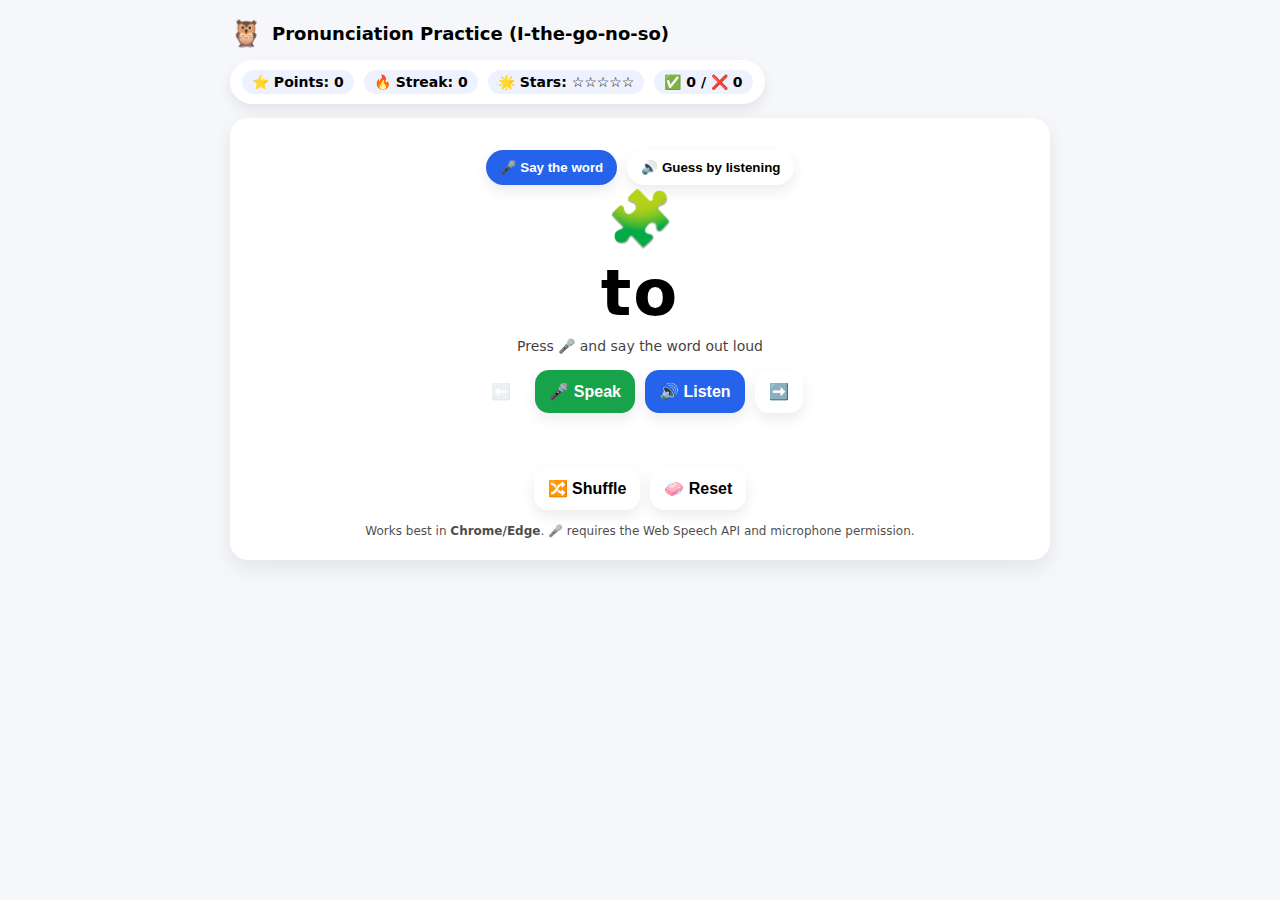
<file: to-today-into-with-went.html>
<!doctype html>
<html lang="en">
<head>
  <meta charset="utf-8" />
  <meta name="viewport" content="width=device-width, initial-scale=1" />
  <title>Duolingo-style Words (to today into with went)</title>
  <style>
    :root { font-family: system-ui, -apple-system, Segoe UI, Roboto, Arial, sans-serif; }
    body { margin: 0; background: #f6f7fb; }
    .app { max-width: 820px; margin: 0 auto; padding: 18px; }
    .top {
      display: flex; justify-content: space-between; align-items: center; gap: 12px; flex-wrap: wrap;
    }
    .title { display:flex; align-items:center; gap:10px; }
    .title h1 { font-size: 18px; margin: 0; }
    .badge {
      background: white; padding: 10px 12px; border-radius: 999px;
      box-shadow: 0 6px 14px rgba(0,0,0,.08);
      display: inline-flex; align-items: center; gap: 10px; flex-wrap: wrap;
      font-size: 14px;
    }
    .pill { background:#eef2ff; padding: 4px 10px; border-radius: 999px; font-weight: 700; }
    .card {
      margin-top: 14px;
      background: white;
      border-radius: 18px;
      padding: 22px 16px;
      box-shadow: 0 8px 20px rgba(0,0,0,.08);
      text-align: center;
    }
    .modeRow { display:flex; justify-content:center; gap:10px; flex-wrap:wrap; margin-top:10px; }
    .modeBtn {
      border:0; border-radius: 999px; padding: 10px 14px; cursor:pointer;
      box-shadow: 0 6px 14px rgba(0,0,0,.08);
      background: #ffffff; font-weight: 800;
    }
    .modeBtn.active { background:#2563eb; color:#fff; }
    .bigEmoji { font-size: 54px; margin-top: 2px; }
    .word { font-size: 64px; font-weight: 900; letter-spacing: 2px; margin-top: 6px; }
    .hint { margin-top: 8px; font-size: 14px; opacity: .75; }
    .row { display: flex; gap: 10px; flex-wrap: wrap; justify-content: center; margin-top: 16px; }
    button.action {
      border: 0; border-radius: 14px; padding: 12px 14px;
      font-size: 16px; font-weight: 800; cursor: pointer;
      box-shadow: 0 6px 14px rgba(0,0,0,.08);
      background: #ffffff;
    }
    button.primary { background: #16a34a; color: white; }
    button.blue { background: #2563eb; color: white; }
    button:disabled { opacity: .55; cursor: not-allowed; box-shadow: none; }
    .status { margin-top: 12px; font-size: 18px; font-weight: 900; min-height: 28px; }
    .small { font-size: 13px; opacity: .8; margin-top: 6px; }
    .choices {
      display: grid;
      grid-template-columns: repeat(3, minmax(0, 1fr));
      gap: 10px;
      margin-top: 16px;
    }
    @media (max-width: 560px) {
      .choices { grid-template-columns: 1fr; }
    }
    .choice {
      border: 0; border-radius: 16px; padding: 14px 12px;
      box-shadow: 0 6px 14px rgba(0,0,0,.08);
      background: #fff;
      cursor: pointer;
      font-size: 22px;
      font-weight: 900;
      letter-spacing: 1px;
    }
    .choice.good { background:#16a34a; color:#fff; }
    .choice.bad { background:#dc2626; color:#fff; }
    .footer { margin-top: 14px; text-align:center; font-size: 12px; opacity: .7; }
    .stars { font-size: 18px; letter-spacing: 2px; }
    .shake { animation: shake .28s linear 1; }
    @keyframes shake {
      0% { transform: translateX(0); }
      25% { transform: translateX(-6px); }
      50% { transform: translateX(6px); }
      75% { transform: translateX(-4px); }
      100% { transform: translateX(0); }
    }
  </style>
</head>
<body>
  <div class="app">
    <div class="top">
      <div class="title">
        <div style="font-size:26px;">🦉</div>
        <h1>Pronunciation Practice (I-the-go-no-so)</h1>
      </div>

      <div class="badge">
        <span class="pill">⭐ Points: <span id="points">0</span></span>
        <span class="pill">🔥 Streak: <span id="streak">0</span></span>
        <span class="pill">🌟 Stars: <span id="stars">☆☆☆☆☆</span></span>
        <span class="pill">✅ <span id="correct">0</span> / ❌ <span id="wrong">0</span></span>
      </div>
    </div>

    <div class="card" id="card">
      <div class="modeRow">
        <button class="modeBtn active" id="modeSay">🎤 Say the word</button>
        <button class="modeBtn" id="modeGuess">🔊 Guess by listening</button>
      </div>

      <div class="bigEmoji" id="emoji">🧩</div>
      <div class="word" id="word">he</div>
      <div class="hint" id="hint">Press 🎤 and say the word out loud</div>

      <div class="row" id="sayControls">
        <button class="action" id="btnPrev">⬅️</button>
        <button class="action primary" id="btnSpeak">🎤 Speak</button>
        <button class="action blue" id="btnPlay">🔊 Listen</button>
        <button class="action" id="btnNext">➡️</button>
      </div>

      <div id="guessControls" style="display:none; margin-top: 10px;">
        <div class="row">
          <button class="action blue" id="btnListen">🔊 Listen</button>
          <button class="action" id="btnNewRound">🎲 New round</button>
        </div>
        <div class="choices" id="choices"></div>
      </div>

      <div class="status" id="status"></div>
      <div class="small" id="heard"></div>

      <div class="row" style="margin-top:14px;">
        <button class="action" id="btnShuffle">🔀 Shuffle</button>
        <button class="action" id="btnReset">🧼 Reset</button>
      </div>

      <div class="footer">
        Works best in <b>Chrome/Edge</b>. 🎤 requires the Web Speech API and microphone permission.
      </div>
    </div>
  </div>

  <script>
    // ====== Data ======
    const WORDS = ["to", "today", "into", "with", "went"];

    // Fun “pictures” (emoji) — feel free to add more
    const EMOJI = {
      he:"👦", she:"👧", me:"🙋", be:"✨", we:"🧑‍🤝‍🧑",
      what:"❓", was:"⏳", her:"🎀", his:"🧢", is:"✅"
    };

    // ====== UI ======
    const elCard = document.getElementById("card");
    const elWord = document.getElementById("word");
    const elEmoji = document.getElementById("emoji");
    const elHint = document.getElementById("hint");
    const elStatus = document.getElementById("status");
    const elHeard = document.getElementById("heard");

    const elPoints = document.getElementById("points");
    const elStreak = document.getElementById("streak");
    const elStars = document.getElementById("stars");
    const elCorrect = document.getElementById("correct");
    const elWrong = document.getElementById("wrong");

    const modeSayBtn = document.getElementById("modeSay");
    const modeGuessBtn = document.getElementById("modeGuess");

    const sayControls = document.getElementById("sayControls");
    const guessControls = document.getElementById("guessControls");

    const btnPrev = document.getElementById("btnPrev");
    const btnNext = document.getElementById("btnNext");
    const btnSpeak = document.getElementById("btnSpeak");
    const btnPlay = document.getElementById("btnPlay");
    const btnShuffle = document.getElementById("btnShuffle");
    const btnReset = document.getElementById("btnReset");

    const btnListen = document.getElementById("btnListen");
    const btnNewRound = document.getElementById("btnNewRound");
    const elChoices = document.getElementById("choices");

    // ====== Points / stars ======
    let points = 0;
    let streak = 0;
    let correct = 0;
    let wrong = 0;

    // 5 stars: every 3 correct answers in a row gives a star (simplified)
    let starLevel = 0; // 0..5

    function updateScoreboard() {
      elPoints.textContent = points;
      elStreak.textContent = streak;
      elCorrect.textContent = correct;
      elWrong.textContent = wrong;
      elStars.textContent = "★".repeat(starLevel) + "☆".repeat(5 - starLevel);
    }

    function celebrateGood() {
      elStatus.textContent = ["✅ Great!","🌟 Well done!","🎉 Awesome!","🦉 Hooray!"][Math.floor(Math.random()*4)];
    }

    function celebrateBad() {
      elStatus.textContent = ["❌ Almost!","🙂 Try again!","🧠 Think!","🙈 Not this one!"][Math.floor(Math.random()*4)];
      elCard.classList.remove("shake");
      void elCard.offsetWidth; // restart animation
      elCard.classList.add("shake");
    }

    function addGoodScore() {
      points += 10;
      streak += 1;
      correct += 1;

      // Каждые 3 успешных подряд — +1 звезда, максимум 5
      if (streak % 3 === 0 && starLevel < 5) starLevel += 1;

      updateScoreboard();
    }

    function addBadScore() {
      points = Math.max(0, points - 2);
      streak = 0;
      wrong += 1;
      updateScoreboard();
    }

    // ====== Word navigation (for “Say the word” mode) ======
    let words = [...WORDS];
    let index = 0;

    function setCardWord(w) {
      elWord.textContent = w;
      elEmoji.textContent = EMOJI[w] || "🧩";
    }

    function updateNavButtons() {
      btnPrev.disabled = index <= 0;
      btnNext.disabled = index >= words.length - 1;
    }

    function setSayModeCard() {
      const w = words[index];
      setCardWord(w);
      elHint.textContent = "Press 🎤 and say the word out loud";
      elStatus.textContent = "";
      elHeard.textContent = "";
      updateNavButtons();
    }

    function goNext() { if (index < words.length - 1) { index++; setSayModeCard(); } }
    function goPrev() { if (index > 0) { index--; setSayModeCard(); } }

    function shuffleWords() {
      for (let i = words.length - 1; i > 0; i--) {
        const j = Math.floor(Math.random() * (i + 1));
        [words[i], words[j]] = [words[j], words[i]];
      }
      index = 0;
      setSayModeCard();
    }

    // ====== Speech synthesis ======
function speakWord(text) {
  const voices = speechSynthesis.getVoices();

  const britishVoice = voices.find(v =>
    v.lang === "en-GB" && /female|kate|serena|daniel/i.test(v.name)
  );

  const u = new SpeechSynthesisUtterance(text);
  u.lang = "en-GB";
  if (britishVoice) u.voice = britishVoice;
  u.rate = 0.85;
  u.pitch = 1.05;

  speechSynthesis.speak(u);
}


    // ====== Speech recognition ======
    const SpeechRecognition = window.SpeechRecognition || window.webkitSpeechRecognition;
    let recognition = null;
    if (SpeechRecognition) {
      recognition = new SpeechRecognition();
      recognition.lang = "en-US";
      recognition.interimResults = false;
      recognition.maxAlternatives = 3;
    }

    function normalize(s) {
      return (s || "")
        .toLowerCase().trim()
        .replace(/[^\w\s']/g, "")
        .replace(/\s+/g, " ");
    }

    function startListening() {
      const target = words[index];
      if (!recognition) {
        elStatus.textContent = "❌ Speech recognition is not supported";
        elHeard.textContent = "Try Chrome/Edge (desktop/Android).";
        return;
      }

      elStatus.textContent = "🎧 Listening...";
      elHeard.textContent = "";
      btnSpeak.disabled = true;

      recognition.onresult = (event) => {
        const alts = [];
        for (let i = 0; i < event.results[0].length; i++) {
          alts.push(event.results[0][i].transcript);
        }

        const heardRaw = alts[0] || "";
        elHeard.innerHTML = `I heard: <span style="font-weight:900">"${heardRaw}"</span>`;

        const expected = normalize(target);
        const ok = alts.map(a => normalize(a)).some(a => a === expected);

        if (ok) {
          celebrateGood();
          addGoodScore();
          btnSpeak.disabled = false;
          setTimeout(() => goNext(), 650);
        } else {
          celebrateBad();
          addBadScore();
          btnSpeak.disabled = false;
        }
      };

      recognition.onerror = (e) => {
        elStatus.textContent = "⚠️ Could not access the microphone";
        elHeard.textContent = `Error: ${e.error || "unknown"}`;
        btnSpeak.disabled = false;
      };

      recognition.onend = () => { btnSpeak.disabled = false; };

      try { recognition.start(); } catch (e) { btnSpeak.disabled = false; }
    }

    // ====== “Guess by listening” mode ======
    let mode = "say"; // "say" | "guess"
    let currentAnswer = null;
    let currentChoices = [];

    function randInt(n) { return Math.floor(Math.random() * n); }

    function pickDistinctWords(count, mustInclude) {
      const set = new Set([mustInclude]);
      while (set.size < count) set.add(WORDS[randInt(WORDS.length)]);
      return [...set];
    }

    function renderChoices() {
      elChoices.innerHTML = "";
      currentChoices.forEach(w => {
        const b = document.createElement("button");
        b.className = "choice";
        b.textContent = w;
        b.addEventListener("click", () => onChoose(w, b));
        elChoices.appendChild(b);
      });
    }

    function newGuessRound() {
      elStatus.textContent = "";
      elHeard.textContent = "";
      currentAnswer = WORDS[randInt(WORDS.length)];
      currentChoices = pickDistinctWords(3, currentAnswer).sort(() => Math.random() - 0.5);

      setCardWord("???");
      elEmoji.textContent = "👂";
      elHint.textContent = "Press 🔊, listen, and choose the correct word";
      renderChoices();
      speakWord(currentAnswer);
    }

    function onChoose(w, buttonEl) {
      const buttons = [...elChoices.querySelectorAll("button")];
      buttons.forEach(b => b.disabled = true);

      if (w === currentAnswer) {
        buttonEl.classList.add("good");
        celebrateGood();
        addGoodScore();
        setTimeout(() => newGuessRound(), 700);
      } else {
        buttonEl.classList.add("bad");
        celebrateBad();
        addBadScore();

        // highlight the correct one
        const rightBtn = buttons.find(b => b.textContent === currentAnswer);
        if (rightBtn) rightBtn.classList.add("good");
        setTimeout(() => newGuessRound(), 900);
      }
    }

    // ====== Mode switching ======
    function setMode(newMode) {
      mode = newMode;
      elStatus.textContent = "";
      elHeard.textContent = "";

      if (mode === "say") {
        modeSayBtn.classList.add("active");
        modeGuessBtn.classList.remove("active");
        sayControls.style.display = "";
        guessControls.style.display = "none";
        setSayModeCard();
      } else {
        modeGuessBtn.classList.add("active");
        modeSayBtn.classList.remove("active");
        sayControls.style.display = "none";
        guessControls.style.display = "";
        newGuessRound();
      }
    }

    // ====== Reset ======
    function resetAll() {
      points = 0; streak = 0; correct = 0; wrong = 0; starLevel = 0;
      updateScoreboard();
      words = [...WORDS];
      index = 0;
      setMode(mode); // re-render the current mode
    }

    // ====== Events ======
    modeSayBtn.addEventListener("click", () => setMode("say"));
    modeGuessBtn.addEventListener("click", () => setMode("guess"));

    btnPrev.addEventListener("click", goPrev);
    btnNext.addEventListener("click", goNext);
    btnSpeak.addEventListener("click", startListening);
    btnPlay.addEventListener("click", () => speakWord(words[index]));
    btnShuffle.addEventListener("click", shuffleWords);
    btnReset.addEventListener("click", resetAll);

    btnListen.addEventListener("click", () => {
      if (mode === "guess" && currentAnswer) speakWord(currentAnswer);
    });
    btnNewRound.addEventListener("click", () => {
      if (mode === "guess") newGuessRound();
    });

    // Keyboard shortcuts (handy on desktop)
    window.addEventListener("keydown", (e) => {
      if (mode !== "say") return;
      if (e.key === "ArrowRight") goNext();
      if (e.key === "ArrowLeft") goPrev();
      if (e.key === " ") { e.preventDefault(); startListening(); }
    });

    // ====== Start ======
    updateScoreboard();
    setMode("say");
  </script>
</body>
</html>
</file>
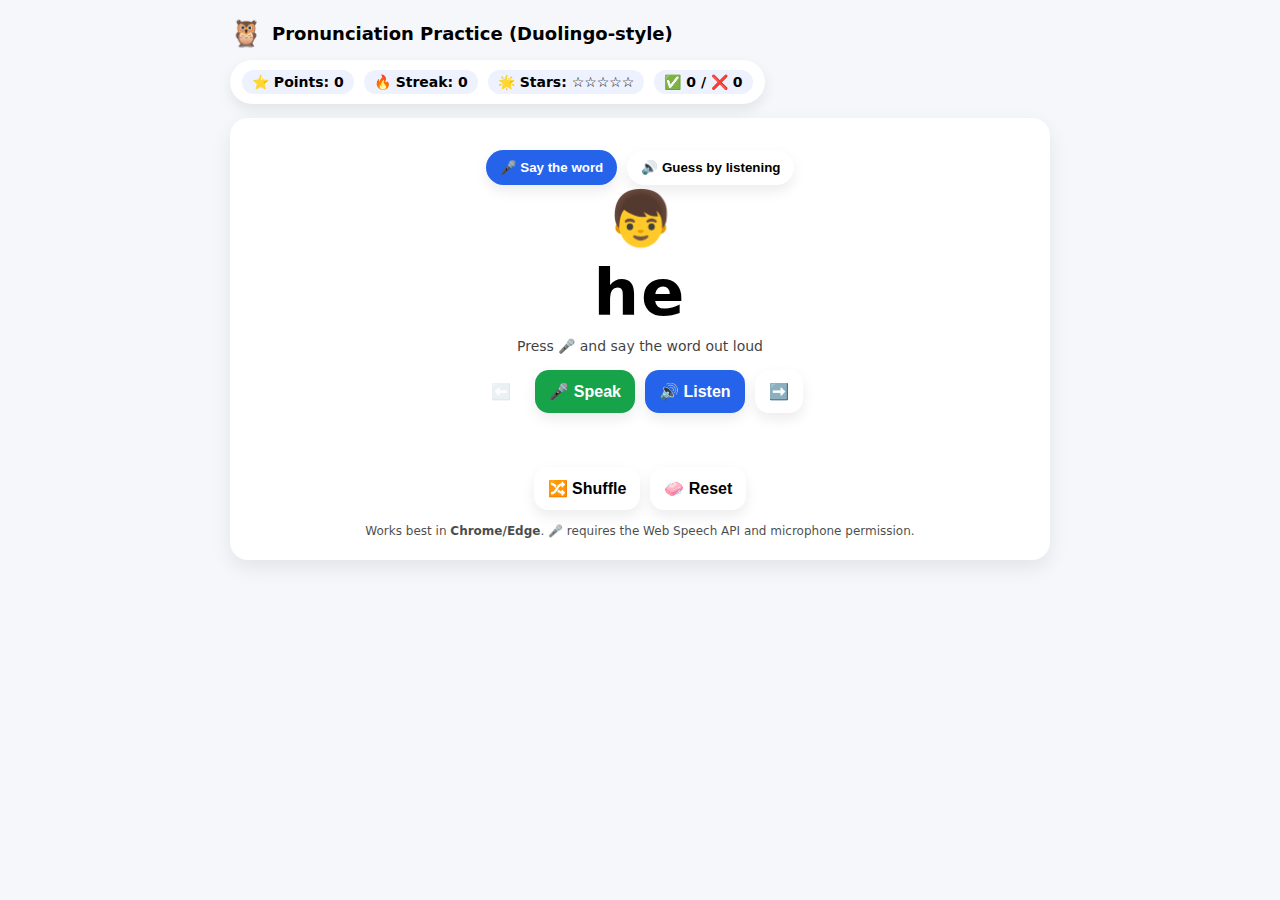
<file: tricky-words-2_v2.html>
<!doctype html>
<html lang="en">
<head>
  <meta charset="utf-8" />
  <meta name="viewport" content="width=device-width, initial-scale=1" />
  <title>Duolingo-style Words</title>
  <style>
    :root { font-family: system-ui, -apple-system, Segoe UI, Roboto, Arial, sans-serif; }
    body { margin: 0; background: #f6f7fb; }
    .app { max-width: 820px; margin: 0 auto; padding: 18px; }
    .top {
      display: flex; justify-content: space-between; align-items: center; gap: 12px; flex-wrap: wrap;
    }
    .title { display:flex; align-items:center; gap:10px; }
    .title h1 { font-size: 18px; margin: 0; }
    .badge {
      background: white; padding: 10px 12px; border-radius: 999px;
      box-shadow: 0 6px 14px rgba(0,0,0,.08);
      display: inline-flex; align-items: center; gap: 10px; flex-wrap: wrap;
      font-size: 14px;
    }
    .pill { background:#eef2ff; padding: 4px 10px; border-radius: 999px; font-weight: 700; }
    .card {
      margin-top: 14px;
      background: white;
      border-radius: 18px;
      padding: 22px 16px;
      box-shadow: 0 8px 20px rgba(0,0,0,.08);
      text-align: center;
    }
    .modeRow { display:flex; justify-content:center; gap:10px; flex-wrap:wrap; margin-top:10px; }
    .modeBtn {
      border:0; border-radius: 999px; padding: 10px 14px; cursor:pointer;
      box-shadow: 0 6px 14px rgba(0,0,0,.08);
      background: #ffffff; font-weight: 800;
    }
    .modeBtn.active { background:#2563eb; color:#fff; }
    .bigEmoji { font-size: 54px; margin-top: 2px; }
    .word { font-size: 64px; font-weight: 900; letter-spacing: 2px; margin-top: 6px; }
    .hint { margin-top: 8px; font-size: 14px; opacity: .75; }
    .row { display: flex; gap: 10px; flex-wrap: wrap; justify-content: center; margin-top: 16px; }
    button.action {
      border: 0; border-radius: 14px; padding: 12px 14px;
      font-size: 16px; font-weight: 800; cursor: pointer;
      box-shadow: 0 6px 14px rgba(0,0,0,.08);
      background: #ffffff;
    }
    button.primary { background: #16a34a; color: white; }
    button.blue { background: #2563eb; color: white; }
    button:disabled { opacity: .55; cursor: not-allowed; box-shadow: none; }
    .status { margin-top: 12px; font-size: 18px; font-weight: 900; min-height: 28px; }
    .small { font-size: 13px; opacity: .8; margin-top: 6px; }
    .choices {
      display: grid;
      grid-template-columns: repeat(3, minmax(0, 1fr));
      gap: 10px;
      margin-top: 16px;
    }
    @media (max-width: 560px) {
      .choices { grid-template-columns: 1fr; }
    }
    .choice {
      border: 0; border-radius: 16px; padding: 14px 12px;
      box-shadow: 0 6px 14px rgba(0,0,0,.08);
      background: #fff;
      cursor: pointer;
      font-size: 22px;
      font-weight: 900;
      letter-spacing: 1px;
    }
    .choice.good { background:#16a34a; color:#fff; }
    .choice.bad { background:#dc2626; color:#fff; }
    .footer { margin-top: 14px; text-align:center; font-size: 12px; opacity: .7; }
    .stars { font-size: 18px; letter-spacing: 2px; }
    .shake { animation: shake .28s linear 1; }
    @keyframes shake {
      0% { transform: translateX(0); }
      25% { transform: translateX(-6px); }
      50% { transform: translateX(6px); }
      75% { transform: translateX(-4px); }
      100% { transform: translateX(0); }
    }
  </style>
</head>
<body>
  <div class="app">
    <div class="top">
      <div class="title">
        <div style="font-size:26px;">🦉</div>
        <h1>Pronunciation Practice (Duolingo-style)</h1>
      </div>

      <div class="badge">
        <span class="pill">⭐ Points: <span id="points">0</span></span>
        <span class="pill">🔥 Streak: <span id="streak">0</span></span>
        <span class="pill">🌟 Stars: <span id="stars">☆☆☆☆☆</span></span>
        <span class="pill">✅ <span id="correct">0</span> / ❌ <span id="wrong">0</span></span>
      </div>
    </div>

    <div class="card" id="card">
      <div class="modeRow">
        <button class="modeBtn active" id="modeSay">🎤 Say the word</button>
        <button class="modeBtn" id="modeGuess">🔊 Guess by listening</button>
      </div>

      <div class="bigEmoji" id="emoji">🧩</div>
      <div class="word" id="word">he</div>
      <div class="hint" id="hint">Press 🎤 and say the word out loud</div>

      <div class="row" id="sayControls">
        <button class="action" id="btnPrev">⬅️</button>
        <button class="action primary" id="btnSpeak">🎤 Speak</button>
        <button class="action blue" id="btnPlay">🔊 Listen</button>
        <button class="action" id="btnNext">➡️</button>
      </div>

      <div id="guessControls" style="display:none; margin-top: 10px;">
        <div class="row">
          <button class="action blue" id="btnListen">🔊 Listen</button>
          <button class="action" id="btnNewRound">🎲 New round</button>
        </div>
        <div class="choices" id="choices"></div>
      </div>

      <div class="status" id="status"></div>
      <div class="small" id="heard"></div>

      <div class="row" style="margin-top:14px;">
        <button class="action" id="btnShuffle">🔀 Shuffle</button>
        <button class="action" id="btnReset">🧼 Reset</button>
      </div>

      <div class="footer">
        Works best in <b>Chrome/Edge</b>. 🎤 requires the Web Speech API and microphone permission.
      </div>
    </div>
  </div>

  <script>
    // ====== Data ======
    const WORDS = ["he","she","me","be","we","what","was","her","his","is"];

    // Fun “pictures” (emoji) — feel free to add more
    const EMOJI = {
      he:"👦", she:"👧", me:"🙋", be:"✨", we:"🧑‍🤝‍🧑",
      what:"❓", was:"⏳", her:"🎀", his:"🧢", is:"✅"
    };

    // ====== UI ======
    const elCard = document.getElementById("card");
    const elWord = document.getElementById("word");
    const elEmoji = document.getElementById("emoji");
    const elHint = document.getElementById("hint");
    const elStatus = document.getElementById("status");
    const elHeard = document.getElementById("heard");

    const elPoints = document.getElementById("points");
    const elStreak = document.getElementById("streak");
    const elStars = document.getElementById("stars");
    const elCorrect = document.getElementById("correct");
    const elWrong = document.getElementById("wrong");

    const modeSayBtn = document.getElementById("modeSay");
    const modeGuessBtn = document.getElementById("modeGuess");

    const sayControls = document.getElementById("sayControls");
    const guessControls = document.getElementById("guessControls");

    const btnPrev = document.getElementById("btnPrev");
    const btnNext = document.getElementById("btnNext");
    const btnSpeak = document.getElementById("btnSpeak");
    const btnPlay = document.getElementById("btnPlay");
    const btnShuffle = document.getElementById("btnShuffle");
    const btnReset = document.getElementById("btnReset");

    const btnListen = document.getElementById("btnListen");
    const btnNewRound = document.getElementById("btnNewRound");
    const elChoices = document.getElementById("choices");

    // ====== Points / stars ======
    let points = 0;
    let streak = 0;
    let correct = 0;
    let wrong = 0;

    // 5 stars: every 3 correct answers in a row gives a star (simplified)
    let starLevel = 0; // 0..5

    function updateScoreboard() {
      elPoints.textContent = points;
      elStreak.textContent = streak;
      elCorrect.textContent = correct;
      elWrong.textContent = wrong;
      elStars.textContent = "★".repeat(starLevel) + "☆".repeat(5 - starLevel);
    }

    function celebrateGood() {
      elStatus.textContent = ["✅ Great!","🌟 Well done!","🎉 Awesome!","🦉 Hooray!"][Math.floor(Math.random()*4)];
    }

    function celebrateBad() {
      elStatus.textContent = ["❌ Almost!","🙂 Try again!","🧠 Think!","🙈 Not this one!"][Math.floor(Math.random()*4)];
      elCard.classList.remove("shake");
      void elCard.offsetWidth; // restart animation
      elCard.classList.add("shake");
    }

    function addGoodScore() {
      points += 10;
      streak += 1;
      correct += 1;

      // Каждые 3 успешных подряд — +1 звезда, максимум 5
      if (streak % 3 === 0 && starLevel < 5) starLevel += 1;

      updateScoreboard();
    }

    function addBadScore() {
      points = Math.max(0, points - 2);
      streak = 0;
      wrong += 1;
      updateScoreboard();
    }

    // ====== Word navigation (for “Say the word” mode) ======
    let words = [...WORDS];
    let index = 0;

    function setCardWord(w) {
      elWord.textContent = w;
      elEmoji.textContent = EMOJI[w] || "🧩";
    }

    function updateNavButtons() {
      btnPrev.disabled = index <= 0;
      btnNext.disabled = index >= words.length - 1;
    }

    function setSayModeCard() {
      const w = words[index];
      setCardWord(w);
      elHint.textContent = "Press 🎤 and say the word out loud";
      elStatus.textContent = "";
      elHeard.textContent = "";
      updateNavButtons();
    }

    function goNext() { if (index < words.length - 1) { index++; setSayModeCard(); } }
    function goPrev() { if (index > 0) { index--; setSayModeCard(); } }

    function shuffleWords() {
      for (let i = words.length - 1; i > 0; i--) {
        const j = Math.floor(Math.random() * (i + 1));
        [words[i], words[j]] = [words[j], words[i]];
      }
      index = 0;
      setSayModeCard();
    }

    // ====== Speech synthesis ======
function speakWord(text) {
  const voices = speechSynthesis.getVoices();

  const britishVoice = voices.find(v =>
    v.lang === "en-GB" && /female|kate|serena|daniel/i.test(v.name)
  );

  const u = new SpeechSynthesisUtterance(text);
  u.lang = "en-GB";
  if (britishVoice) u.voice = britishVoice;
  u.rate = 0.85;
  u.pitch = 1.05;

  speechSynthesis.speak(u);
}


    // ====== Speech recognition ======
    const SpeechRecognition = window.SpeechRecognition || window.webkitSpeechRecognition;
    let recognition = null;
    if (SpeechRecognition) {
      recognition = new SpeechRecognition();
      recognition.lang = "en-US";
      recognition.interimResults = false;
      recognition.maxAlternatives = 3;
    }

    function normalize(s) {
      return (s || "")
        .toLowerCase().trim()
        .replace(/[^\w\s']/g, "")
        .replace(/\s+/g, " ");
    }

    function startListening() {
      const target = words[index];
      if (!recognition) {
        elStatus.textContent = "❌ Speech recognition is not supported";
        elHeard.textContent = "Try Chrome/Edge (desktop/Android).";
        return;
      }

      elStatus.textContent = "🎧 Listening...";
      elHeard.textContent = "";
      btnSpeak.disabled = true;

      recognition.onresult = (event) => {
        const alts = [];
        for (let i = 0; i < event.results[0].length; i++) {
          alts.push(event.results[0][i].transcript);
        }

        const heardRaw = alts[0] || "";
        elHeard.innerHTML = `I heard: <span style="font-weight:900">"${heardRaw}"</span>`;

        const expected = normalize(target);
        const ok = alts.map(a => normalize(a)).some(a => a === expected);

        if (ok) {
          celebrateGood();
          addGoodScore();
          btnSpeak.disabled = false;
          setTimeout(() => goNext(), 650);
        } else {
          celebrateBad();
          addBadScore();
          btnSpeak.disabled = false;
        }
      };

      recognition.onerror = (e) => {
        elStatus.textContent = "⚠️ Could not access the microphone";
        elHeard.textContent = `Error: ${e.error || "unknown"}`;
        btnSpeak.disabled = false;
      };

      recognition.onend = () => { btnSpeak.disabled = false; };

      try { recognition.start(); } catch (e) { btnSpeak.disabled = false; }
    }

    // ====== “Guess by listening” mode ======
    let mode = "say"; // "say" | "guess"
    let currentAnswer = null;
    let currentChoices = [];

    function randInt(n) { return Math.floor(Math.random() * n); }

    function pickDistinctWords(count, mustInclude) {
      const set = new Set([mustInclude]);
      while (set.size < count) set.add(WORDS[randInt(WORDS.length)]);
      return [...set];
    }

    function renderChoices() {
      elChoices.innerHTML = "";
      currentChoices.forEach(w => {
        const b = document.createElement("button");
        b.className = "choice";
        b.textContent = w;
        b.addEventListener("click", () => onChoose(w, b));
        elChoices.appendChild(b);
      });
    }

    function newGuessRound() {
      elStatus.textContent = "";
      elHeard.textContent = "";
      currentAnswer = WORDS[randInt(WORDS.length)];
      currentChoices = pickDistinctWords(3, currentAnswer).sort(() => Math.random() - 0.5);

      setCardWord("???");
      elEmoji.textContent = "👂";
      elHint.textContent = "Press 🔊, listen, and choose the correct word";
      renderChoices();
      speakWord(currentAnswer);
    }

    function onChoose(w, buttonEl) {
      const buttons = [...elChoices.querySelectorAll("button")];
      buttons.forEach(b => b.disabled = true);

      if (w === currentAnswer) {
        buttonEl.classList.add("good");
        celebrateGood();
        addGoodScore();
        setTimeout(() => newGuessRound(), 700);
      } else {
        buttonEl.classList.add("bad");
        celebrateBad();
        addBadScore();

        // highlight the correct one
        const rightBtn = buttons.find(b => b.textContent === currentAnswer);
        if (rightBtn) rightBtn.classList.add("good");
        setTimeout(() => newGuessRound(), 900);
      }
    }

    // ====== Mode switching ======
    function setMode(newMode) {
      mode = newMode;
      elStatus.textContent = "";
      elHeard.textContent = "";

      if (mode === "say") {
        modeSayBtn.classList.add("active");
        modeGuessBtn.classList.remove("active");
        sayControls.style.display = "";
        guessControls.style.display = "none";
        setSayModeCard();
      } else {
        modeGuessBtn.classList.add("active");
        modeSayBtn.classList.remove("active");
        sayControls.style.display = "none";
        guessControls.style.display = "";
        newGuessRound();
      }
    }

    // ====== Reset ======
    function resetAll() {
      points = 0; streak = 0; correct = 0; wrong = 0; starLevel = 0;
      updateScoreboard();
      words = [...WORDS];
      index = 0;
      setMode(mode); // re-render the current mode
    }

    // ====== Events ======
    modeSayBtn.addEventListener("click", () => setMode("say"));
    modeGuessBtn.addEventListener("click", () => setMode("guess"));

    btnPrev.addEventListener("click", goPrev);
    btnNext.addEventListener("click", goNext);
    btnSpeak.addEventListener("click", startListening);
    btnPlay.addEventListener("click", () => speakWord(words[index]));
    btnShuffle.addEventListener("click", shuffleWords);
    btnReset.addEventListener("click", resetAll);

    btnListen.addEventListener("click", () => {
      if (mode === "guess" && currentAnswer) speakWord(currentAnswer);
    });
    btnNewRound.addEventListener("click", () => {
      if (mode === "guess") newGuessRound();
    });

    // Keyboard shortcuts (handy on desktop)
    window.addEventListener("keydown", (e) => {
      if (mode !== "say") return;
      if (e.key === "ArrowRight") goNext();
      if (e.key === "ArrowLeft") goPrev();
      if (e.key === " ") { e.preventDefault(); startListening(); }
    });

    // ====== Start ======
    updateScoreboard();
    setMode("say");
  </script>
</body>
</html>
</file>
